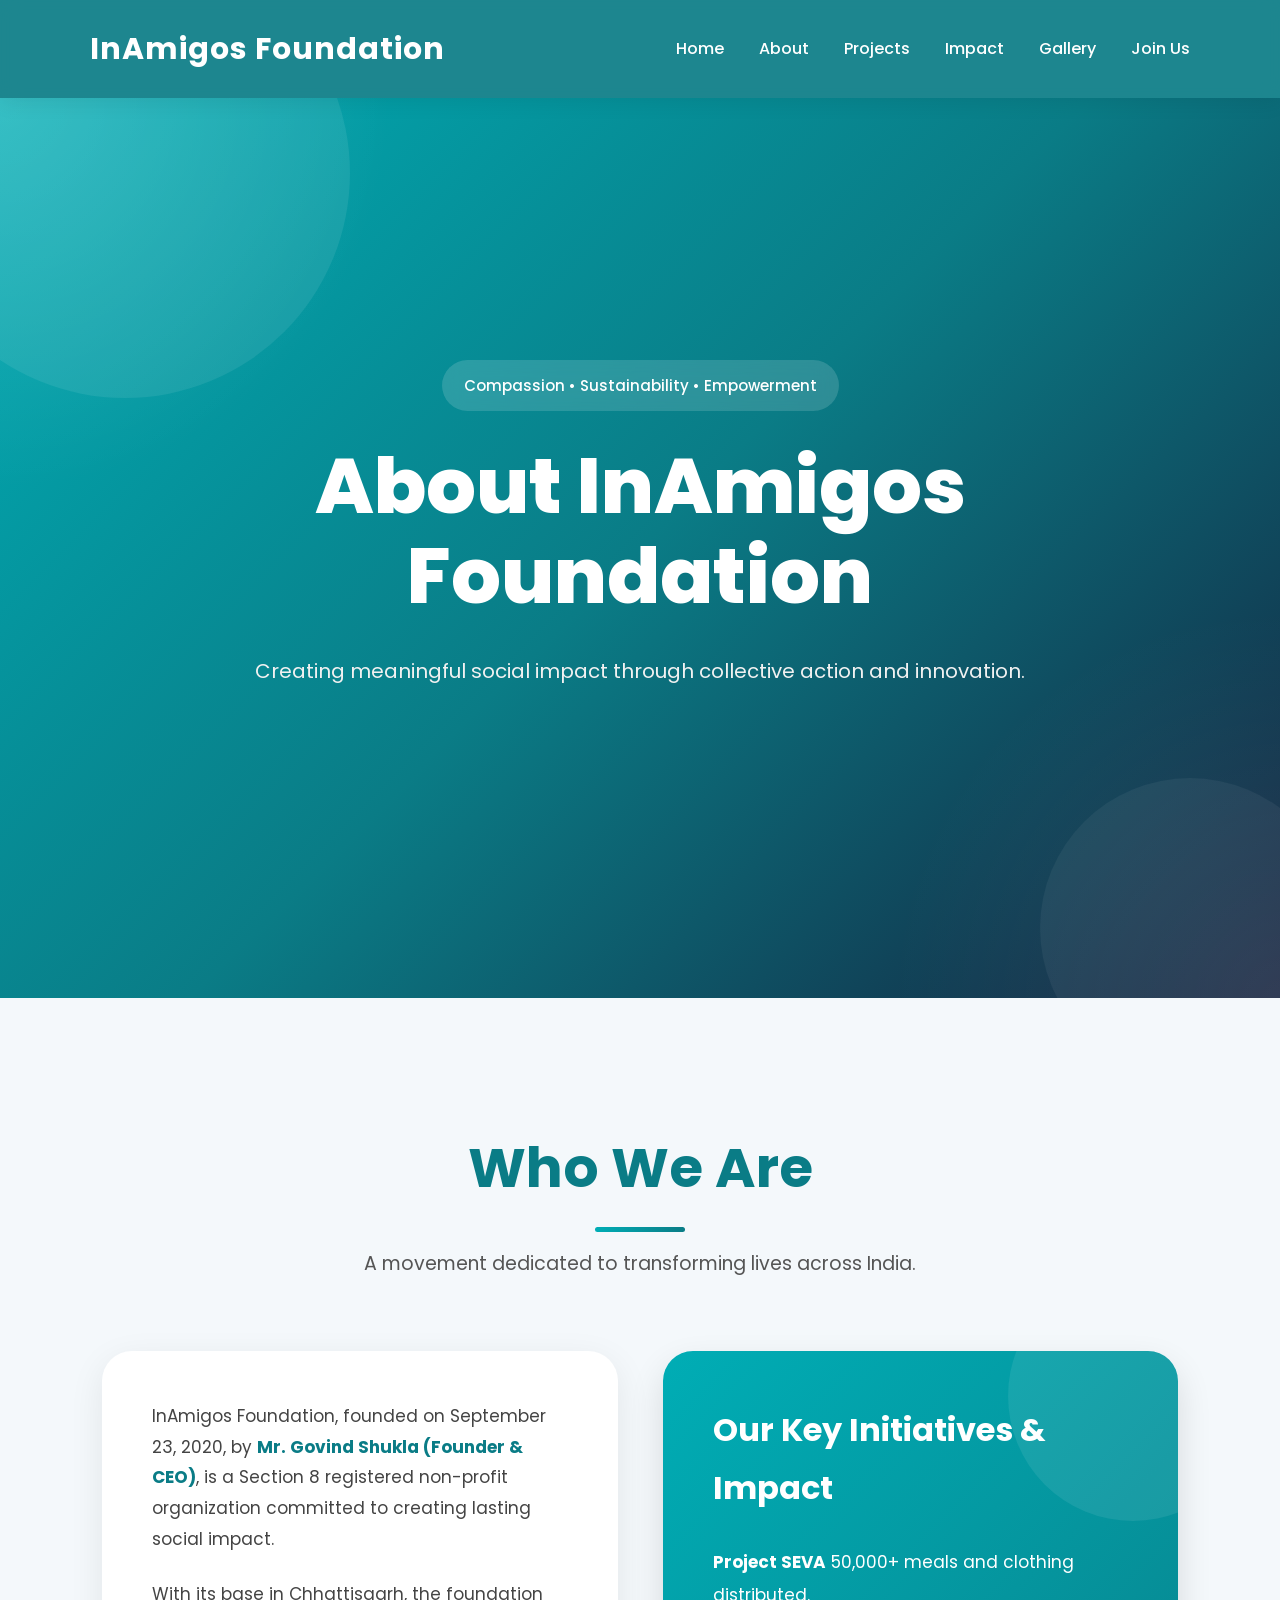
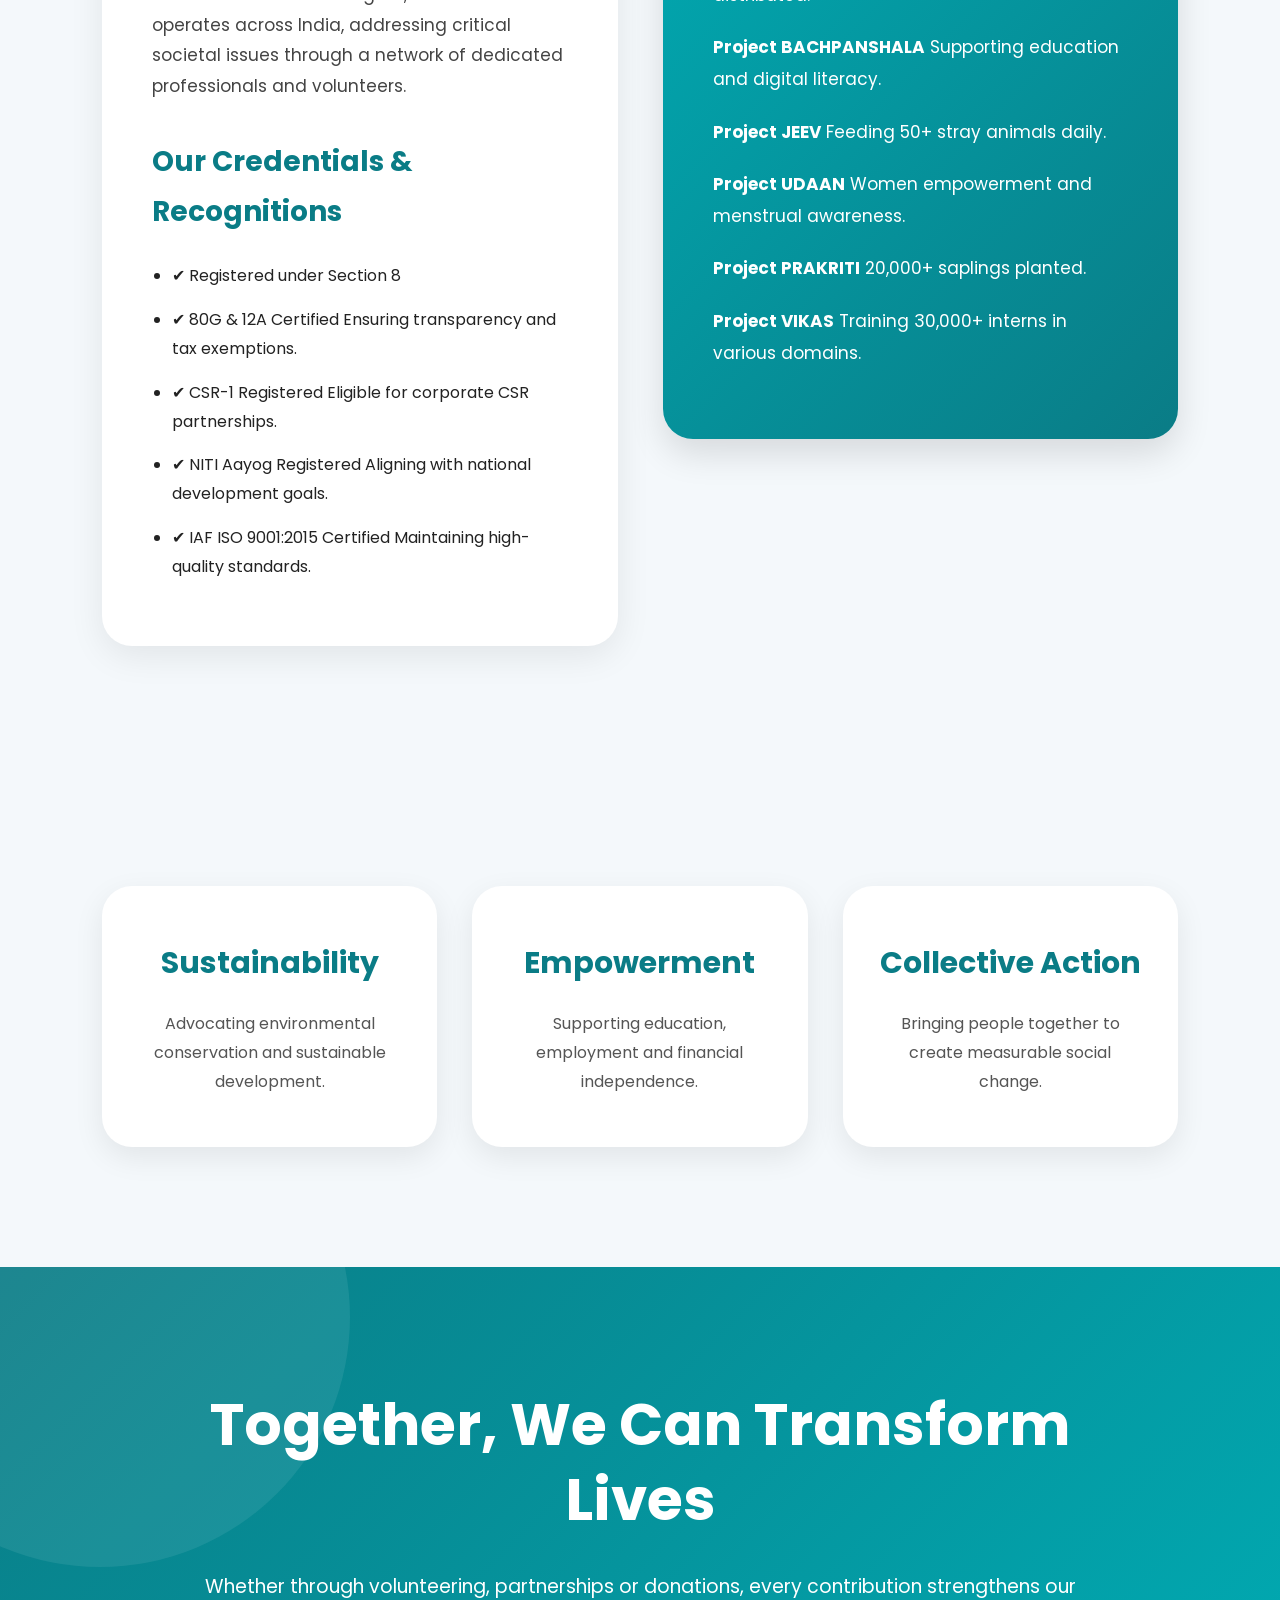
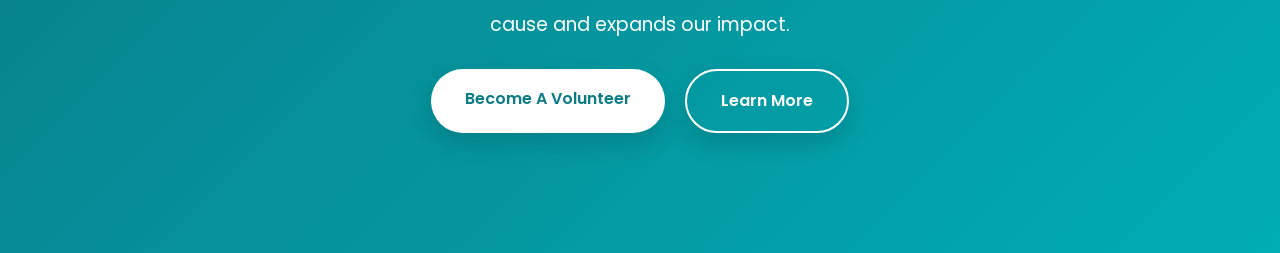
<file: Task1/about.html>
<!DOCTYPE html>
<html lang="en">

<head>

    <meta charset="UTF-8">

    <meta name="viewport"
        content="width=device-width, initial-scale=1.0">

    <title>About Us | InAmigos Foundation</title>

    <link rel="stylesheet" href="style.css">

</head>

<body>

    <!-- NAVBAR -->

    <nav>

        <div class="logo">
            InAmigos Foundation
        </div>

        <ul>

            <li><a href="index.html">Home</a></li>

            <li><a href="about.html">About</a></li>

            <li><a href="projects.html">Projects</a></li>

            <li><a href="impact.html">Impact</a></li>

            <li><a href="gallery.html">Gallery</a></li>

            <li><a href="contact.html">Join Us</a></li>

        </ul>

    </nav>

    <!-- HERO -->

    <section class="small-hero">

        <div class="hero-content">

            <span class="tagline">
                Compassion • Sustainability • Empowerment
            </span>

            <h1>
                About InAmigos Foundation
            </h1>

            <p>

                Creating meaningful social impact
                through collective action and innovation.

            </p>

        </div>

    </section>

    <!-- ABOUT CONTENT -->

    <section class="glass-section">

        <div class="section-title">

            <h2>Who We Are</h2>

            <p>

                A movement dedicated to transforming lives across India.

            </p>

        </div>

        <div class="dynamic-content">

            <div class="dynamic-text">

                <p>

                    InAmigos Foundation, founded on September 23, 2020,
                    by <strong>Mr. Govind Shukla (Founder & CEO)</strong>,
                    is a Section 8 registered non-profit organization
                    committed to creating lasting social impact.

                </p>

                <p>

                    With its base in Chhattisgarh,
                    the foundation operates across India,
                    addressing critical societal issues through
                    a network of dedicated professionals and volunteers.

                </p>

                <h3> Our Credentials & Recognitions</h3>

                <ul>

                    <li>✔ Registered under Section 8</li>

                    <li>
                        ✔ 80G & 12A Certified 
                        Ensuring transparency and tax exemptions.
                    </li>

                    <li>
                        ✔ CSR-1 Registered 
                        Eligible for corporate CSR partnerships.
                    </li>

                    <li>
                        ✔ NITI Aayog Registered 
                        Aligning with national development goals.
                    </li>

                    <li>
                        ✔ IAF ISO 9001:2015 Certified 
                        Maintaining high-quality standards.
                    </li>

                </ul>

            </div>

            <div class="info-card">

                <h3> Our Key Initiatives & Impact</h3>

                <ul>

                    <li>
                        <strong>Project SEVA</strong> 
                        50,000+ meals and clothing distributed.
                    </li>

                    <li>
                         <strong>Project BACHPANSHALA</strong> 
                        Supporting education and digital literacy.
                    </li>

                    <li>
                        <strong>Project JEEV</strong> 
                        Feeding 50+ stray animals daily.
                    </li>

                    <li>
                         <strong>Project UDAAN</strong> 
                        Women empowerment and menstrual awareness.
                    </li>

                    <li>
                        <strong>Project PRAKRITI</strong> 
                        20,000+ saplings planted.
                    </li>

                    <li>
                         <strong>Project VIKAS</strong> 
                        Training 30,000+ interns in various domains.
                    </li>

                </ul>

            </div>

        </div>

    </section>

    <!-- VALUES SECTION -->

    <section class="values-section">

        <div class="value-card">

            <h2> Sustainability</h2>

            <p>

                Advocating environmental conservation
                and sustainable development.

            </p>

        </div>

        <div class="value-card">

            <h2> Empowerment</h2>

            <p>

                Supporting education, employment
                and financial independence.

            </p>

        </div>

        <div class="value-card">

            <h2> Collective Action</h2>

            <p>

                Bringing people together
                to create measurable social change.

            </p>

        </div>

    </section>

    <!-- FINAL CTA -->

    <section class="cta-section">

        <div class="cta-box">

            <h2>
                Together, We Can Transform Lives 
            </h2>

            <p>

                Whether through volunteering,
                partnerships or donations,
                every contribution strengthens our cause
                and expands our impact.

            </p>

            <div class="cta-buttons">

                <a href="contact.html" class="btn">
                    Become A Volunteer
                </a>

                <a href="https://inamigosfoundation.org.in/"
                    target="_blank"
                    class="btn secondary-btn">

                    Learn More

                </a>

            </div>

        </div>

    </section>

</body>

</html>
</file>
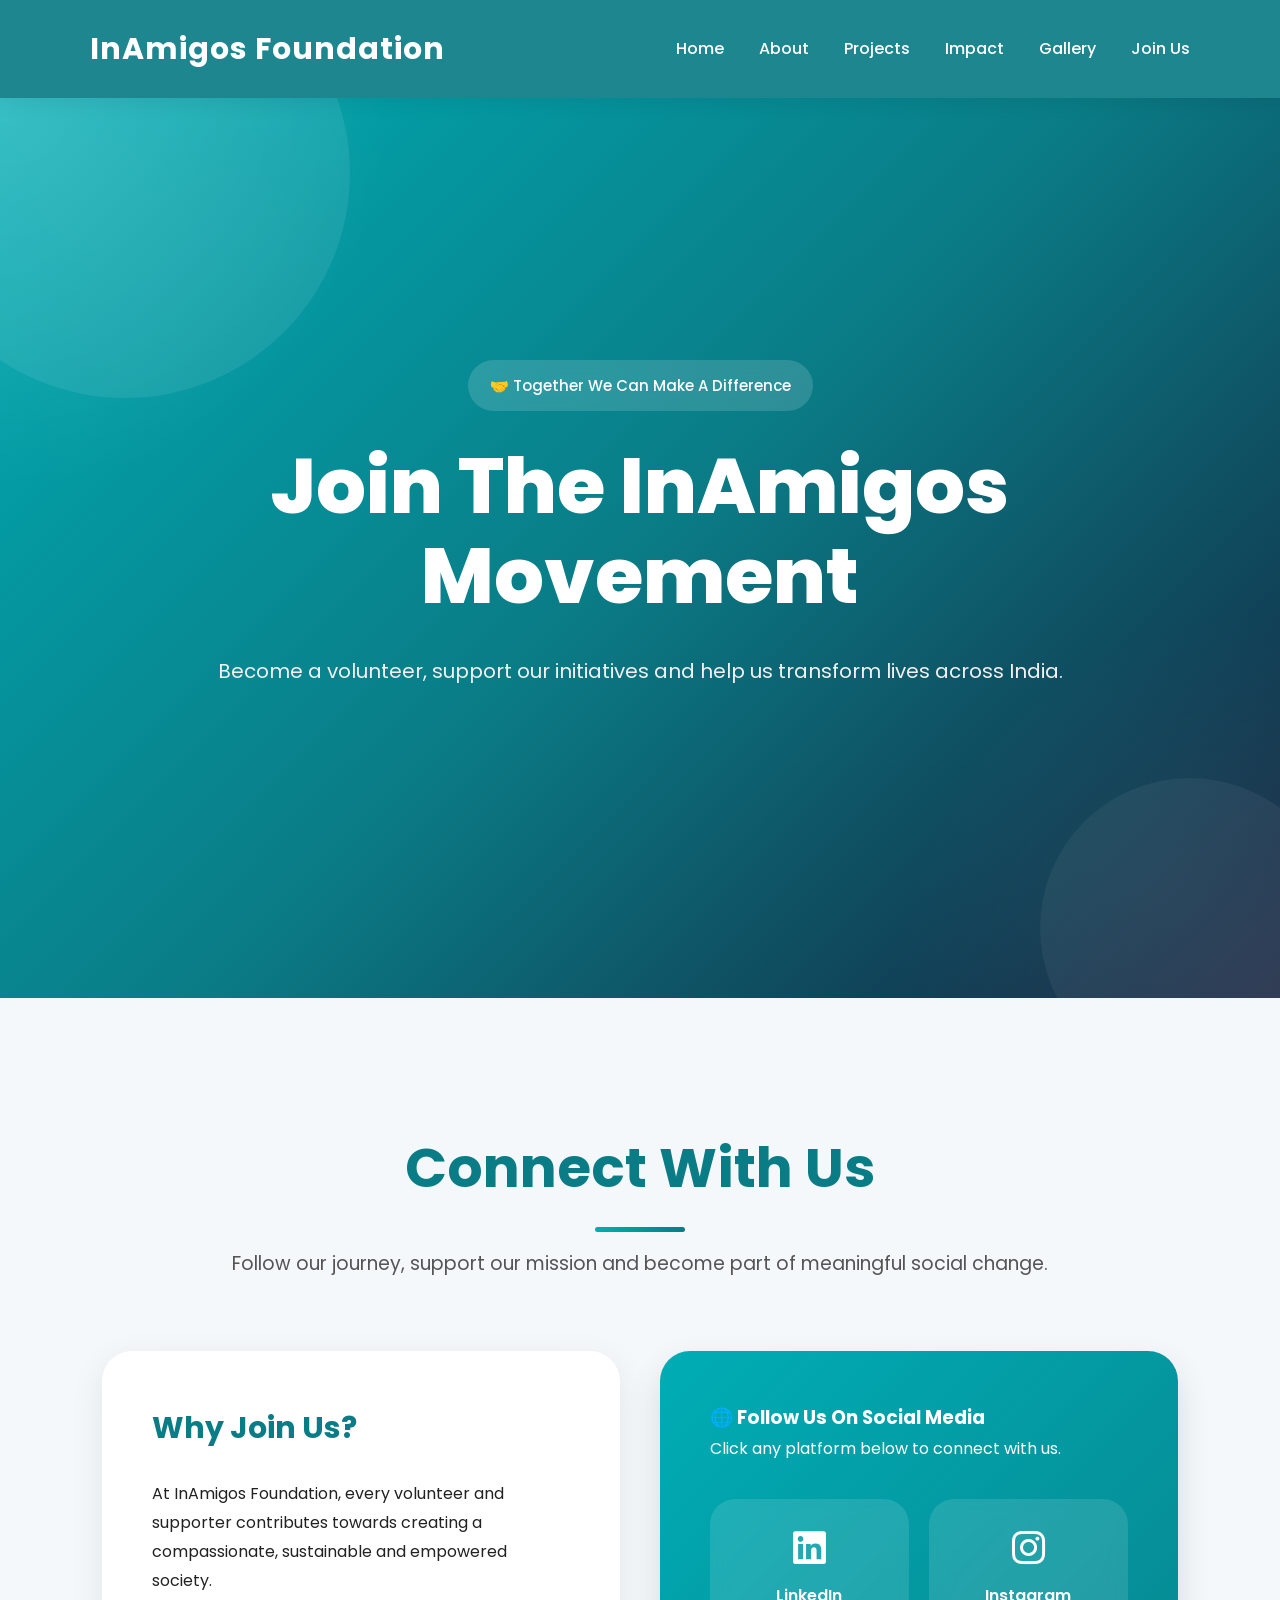
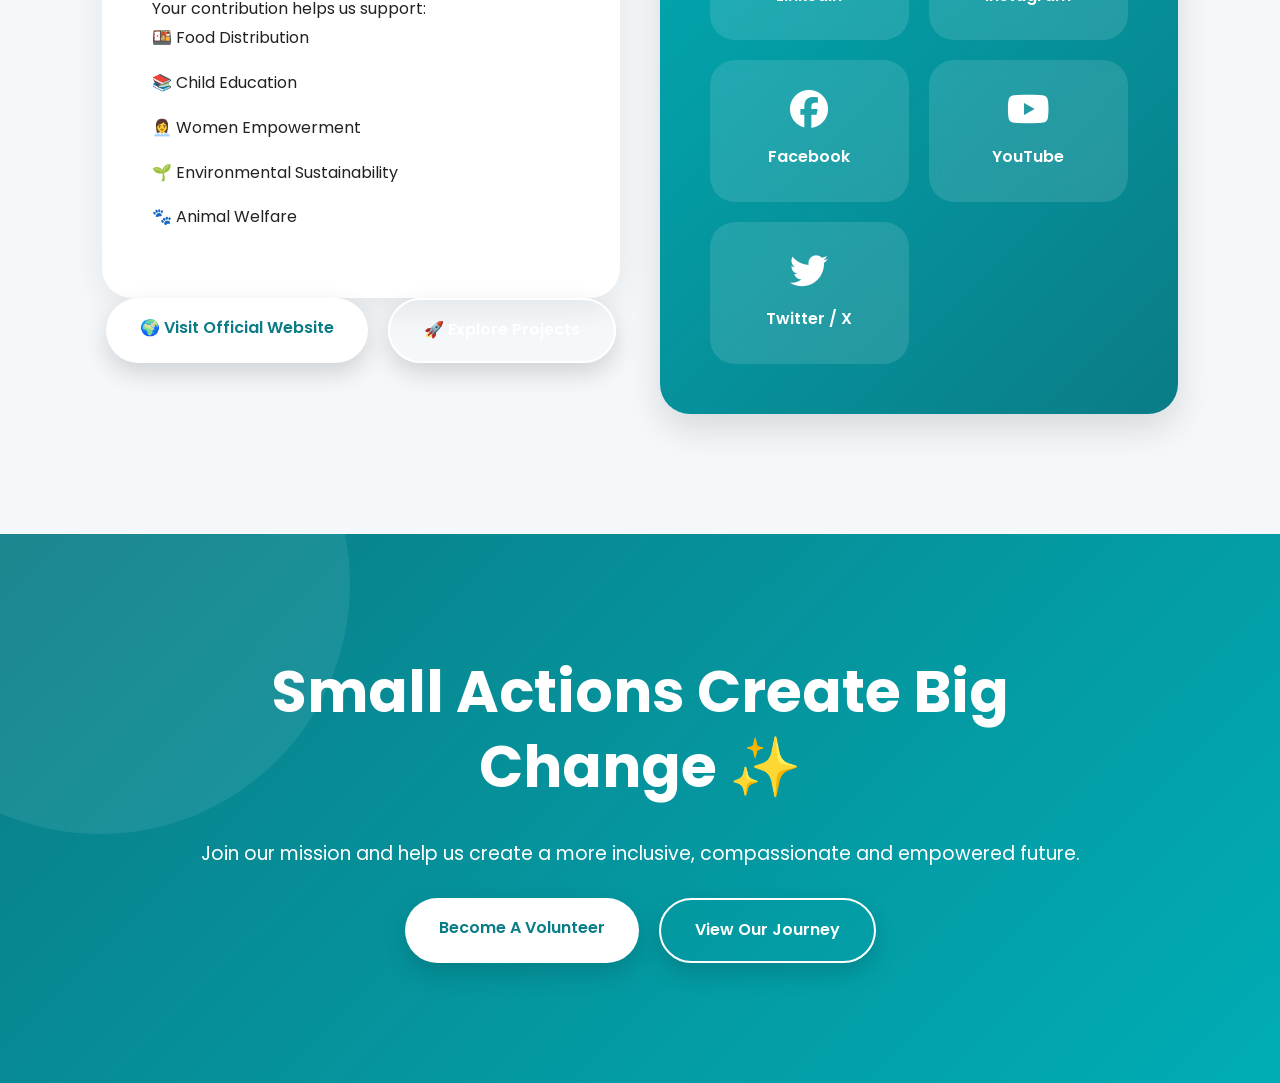
<file: Task1/contact.html>
<!DOCTYPE html>
<html lang="en">

<head>

    <meta charset="UTF-8">

    <meta name="viewport"
        content="width=device-width, initial-scale=1.0">

    <title>Join Us | InAmigos Foundation</title>

    <link rel="stylesheet" href="style.css">

    <!-- FONT AWESOME -->

    <link rel="stylesheet"
    href="https://cdnjs.cloudflare.com/ajax/libs/font-awesome/6.5.1/css/all.min.css">

</head>

<body>

    <!-- NAVBAR -->

    <nav>

        <div class="logo">
            InAmigos Foundation
        </div>

        <ul>

            <li><a href="index.html">Home</a></li>

            <li><a href="about.html">About</a></li>

            <li><a href="projects.html">Projects</a></li>

            <li><a href="impact.html">Impact</a></li>

            <li><a href="gallery.html">Gallery</a></li>

            <li><a href="contact.html">Join Us</a></li>

        </ul>

    </nav>

    <!-- HERO SECTION -->

    <section class="small-hero">

        <div class="hero-content">

            <span class="tagline">
                🤝 Together We Can Make A Difference
            </span>

            <h1>
                Join The InAmigos Movement
            </h1>

            <p>

                Become a volunteer, support our initiatives
                and help us transform lives across India.

            </p>

        </div>

    </section>

    <!-- MAIN CONTACT SECTION -->

    <section class="glass-section">

        <div class="section-title">

            <h2>Connect With Us</h2>

            <p>

                Follow our journey, support our mission
                and become part of meaningful social change.

            </p>

        </div>

        <div class="contact-container">

            <!-- LEFT CONTENT -->

            <div class="contact-left">

                <div class="contact-card">

                    <h3> Why Join Us?</h3>

                    <p>

                        At InAmigos Foundation,
                        every volunteer and supporter
                        contributes towards creating
                        a compassionate, sustainable
                        and empowered society.

                    </p>

                    <p>

                        Your contribution helps us support:
                    </p>

                    <ul>

                        <li>🍱 Food Distribution</li>

                        <li>📚 Child Education</li>

                        <li>👩‍💼 Women Empowerment</li>

                        <li>🌱 Environmental Sustainability</li>

                        <li>🐾 Animal Welfare</li>

                    </ul>

                </div>

                <!-- CTA BUTTONS -->

                <div class="hero-buttons">

                    <a href="https://inamigosfoundation.org.in/"
                        target="_blank"
                        class="btn">

                        🌍 Visit Official Website

                    </a>

                    <a href="projects.html"
                        class="btn secondary-btn">

                        🚀 Explore Projects

                    </a>

                </div>

            </div>

            <!-- RIGHT CONTENT -->

            <div class="contact-right">

                <div class="social-card">

                    <h3>🌐 Follow Us On Social Media</h3>

                    <p>

                        Click any platform below to connect with us.

                    </p>

                    <!-- SOCIAL ICONS -->

                    <div class="social-grid">

                        <!-- LINKEDIN -->

                        <a href="https://www.linkedin.com/company/inamigos-foundation/"
                            target="_blank"
                            class="social-box linkedin">

                            <i class="fab fa-linkedin"></i>

                            <span>LinkedIn</span>

                        </a>

                        <!-- INSTAGRAM -->

                        <a href="https://instagram.com/inamigos?utm_medium=copy_link"
                            target="_blank"
                            class="social-box instagram">

                            <i class="fab fa-instagram"></i>

                            <span>Instagram</span>

                        </a>

                        <!-- FACEBOOK -->

                        <a href="https://www.facebook.com/109800320841732/posts/289306342891128/"
                            target="_blank"
                            class="social-box facebook">

                            <i class="fab fa-facebook"></i>

                            <span>Facebook</span>

                        </a>

                        <!-- YOUTUBE -->

                        <a href="https://youtube.com/@inamigosfoundation4296"
                            target="_blank"
                            class="social-box youtube">

                            <i class="fab fa-youtube"></i>

                            <span>YouTube</span>

                        </a>

                        <!-- TWITTER -->

                        <a href="https://twitter.com/InamigosF?s=08"
                            target="_blank"
                            class="social-box twitter">

                            <i class="fab fa-twitter"></i>

                            <span>Twitter / X</span>

                        </a>

                    </div>

                </div>

            </div>

        </div>

    </section>

    <!-- FINAL CTA -->

    <section class="cta-section">

        <div class="cta-box">

            <h2>
                Small Actions Create Big Change ✨
            </h2>

            <p>

                Join our mission and help us create
                a more inclusive, compassionate
                and empowered future.

            </p>

            <div class="cta-buttons">

                <a href="https://inamigosfoundation.org.in/"
                    target="_blank"
                    class="btn">

                    Become A Volunteer

                </a>

                <a href="gallery.html"
                    class="btn secondary-btn">

                    View Our Journey

                </a>

            </div>

        </div>

    </section>

</body>

</html>
</file>
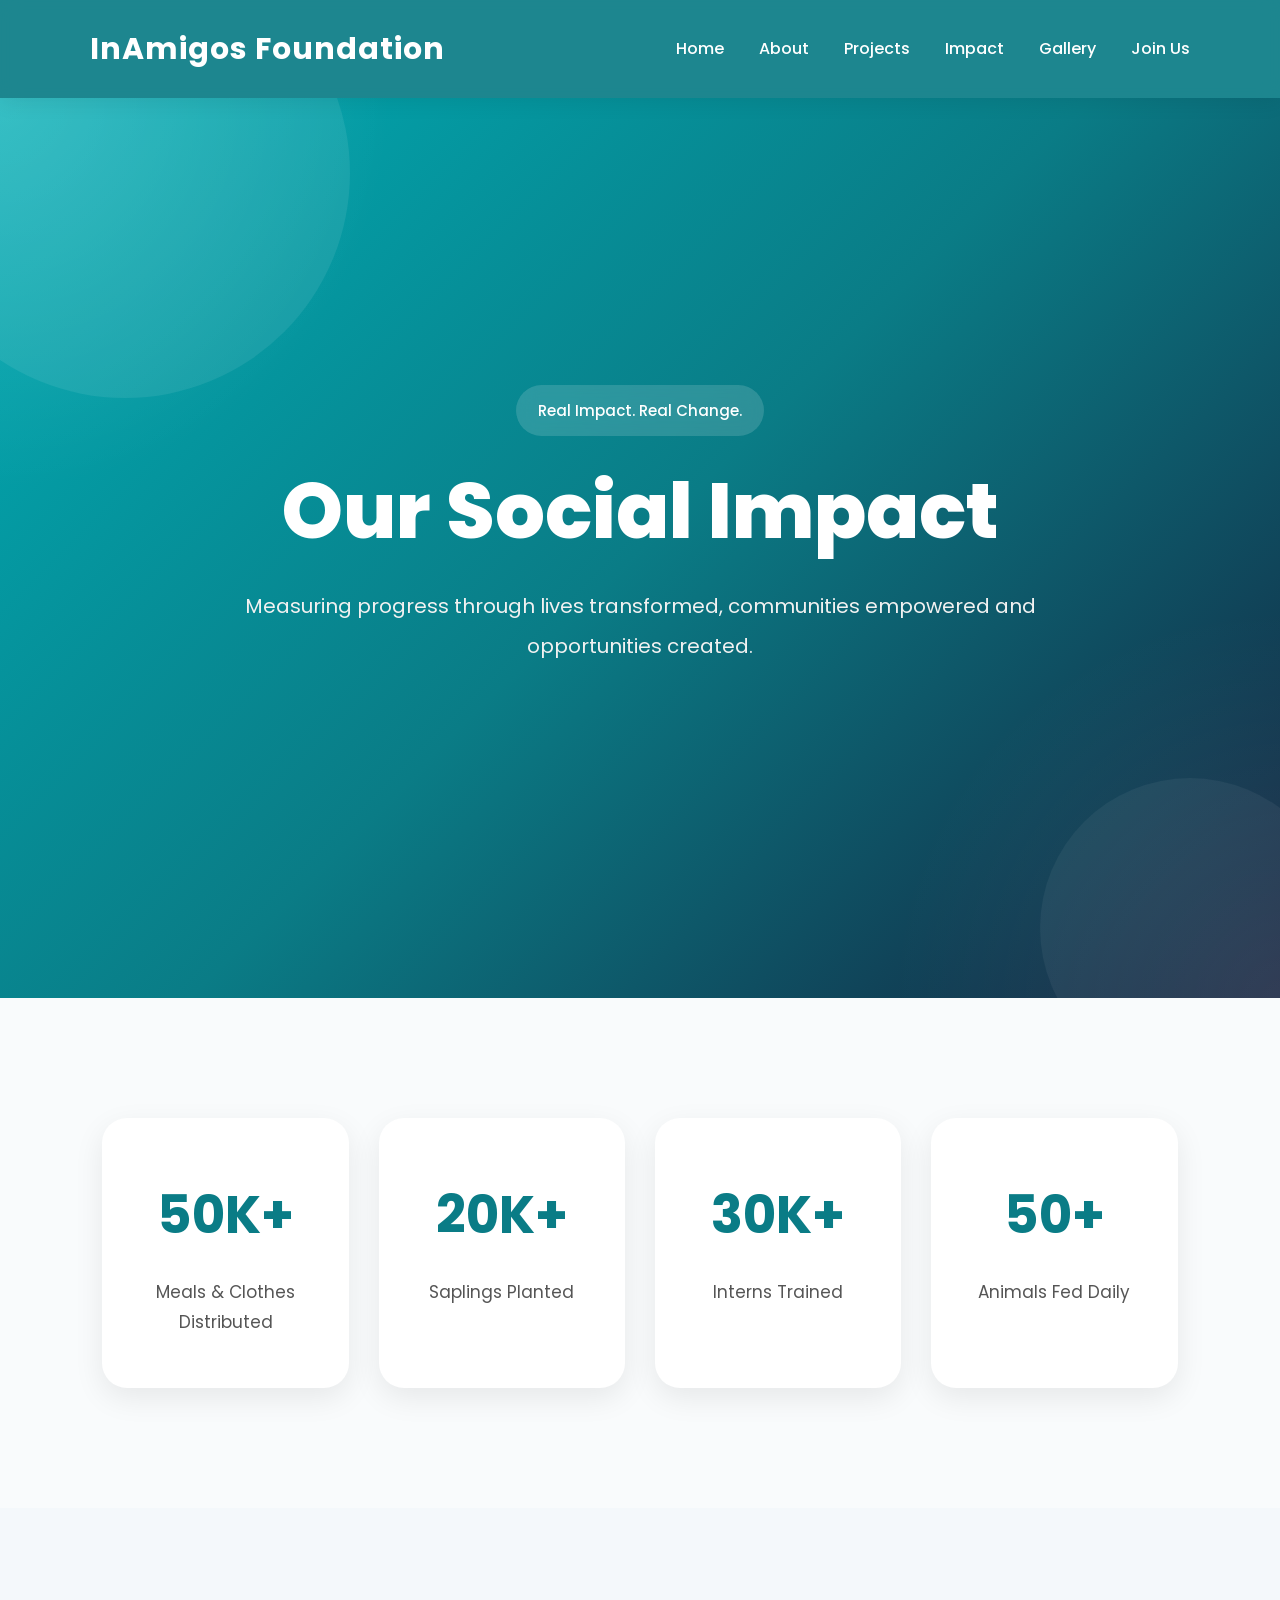
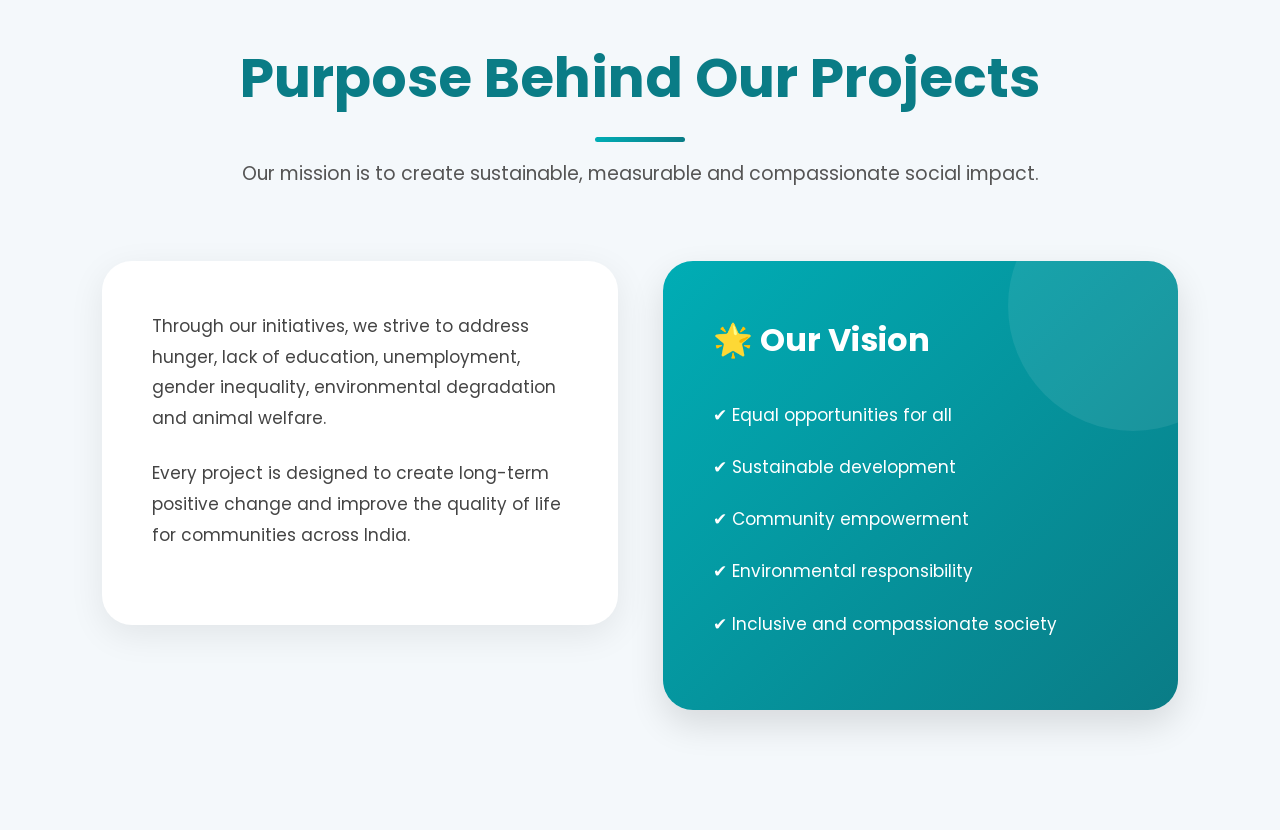
<file: Task1/impact.html>
<!DOCTYPE html>
<html lang="en">

<head>

    <meta charset="UTF-8">

    <meta name="viewport"
        content="width=device-width, initial-scale=1.0">

    <title>Impact | InAmigos Foundation</title>

    <link rel="stylesheet" href="style.css">

</head>

<body>

    <!-- NAVBAR -->

    <nav>

        <div class="logo">
            InAmigos Foundation
        </div>

        <ul>

            <li><a href="index.html">Home</a></li>

            <li><a href="about.html">About</a></li>

            <li><a href="projects.html">Projects</a></li>

            <li><a href="impact.html">Impact</a></li>

            <li><a href="gallery.html">Gallery</a></li>

            <li><a href="contact.html">Join Us</a></li>

        </ul>

    </nav>

    <!-- HERO -->

    <section class="small-hero">

        <div class="hero-content">

            <span class="tagline">
                 Real Impact. Real Change.
            </span>

            <h1>
                Our Social Impact
            </h1>

            <p>

                Measuring progress through lives transformed,
                communities empowered and opportunities created.

            </p>

        </div>

    </section>

    <!-- IMPACT SECTION -->

    <section class="stats-section">

        <div class="stat-card">

            <h2>50K+</h2>

            <p>Meals & Clothes Distributed</p>

        </div>

        <div class="stat-card">

            <h2>20K+</h2>

            <p>Saplings Planted</p>

        </div>

        <div class="stat-card">

            <h2>30K+</h2>

            <p>Interns Trained</p>

        </div>

        <div class="stat-card">

            <h2>50+</h2>

            <p>Animals Fed Daily</p>

        </div>

    </section>

    <!-- EXTRA SECTION -->

    <section class="glass-section">

        <div class="section-title">

            <h2>Purpose Behind Our Projects</h2>

            <p>

                Our mission is to create sustainable,
                measurable and compassionate social impact.

            </p>

        </div>

        <div class="dynamic-content">

            <div class="dynamic-text">

                <p>

                    Through our initiatives,
                    we strive to address hunger,
                    lack of education,
                    unemployment,
                    gender inequality,
                    environmental degradation and animal welfare.

                </p>

                <p>

                    Every project is designed
                    to create long-term positive change
                    and improve the quality of life
                    for communities across India.

                </p>

            </div>

            <div class="info-card">

                <h3>🌟 Our Vision</h3>

                <ul>

                    <li>✔ Equal opportunities for all</li>

                    <li>✔ Sustainable development</li>

                    <li>✔ Community empowerment</li>

                    <li>✔ Environmental responsibility</li>

                    <li>✔ Inclusive and compassionate society</li>

                </ul>

            </div>

        </div>

    </section>

</body>

</html>
</file>
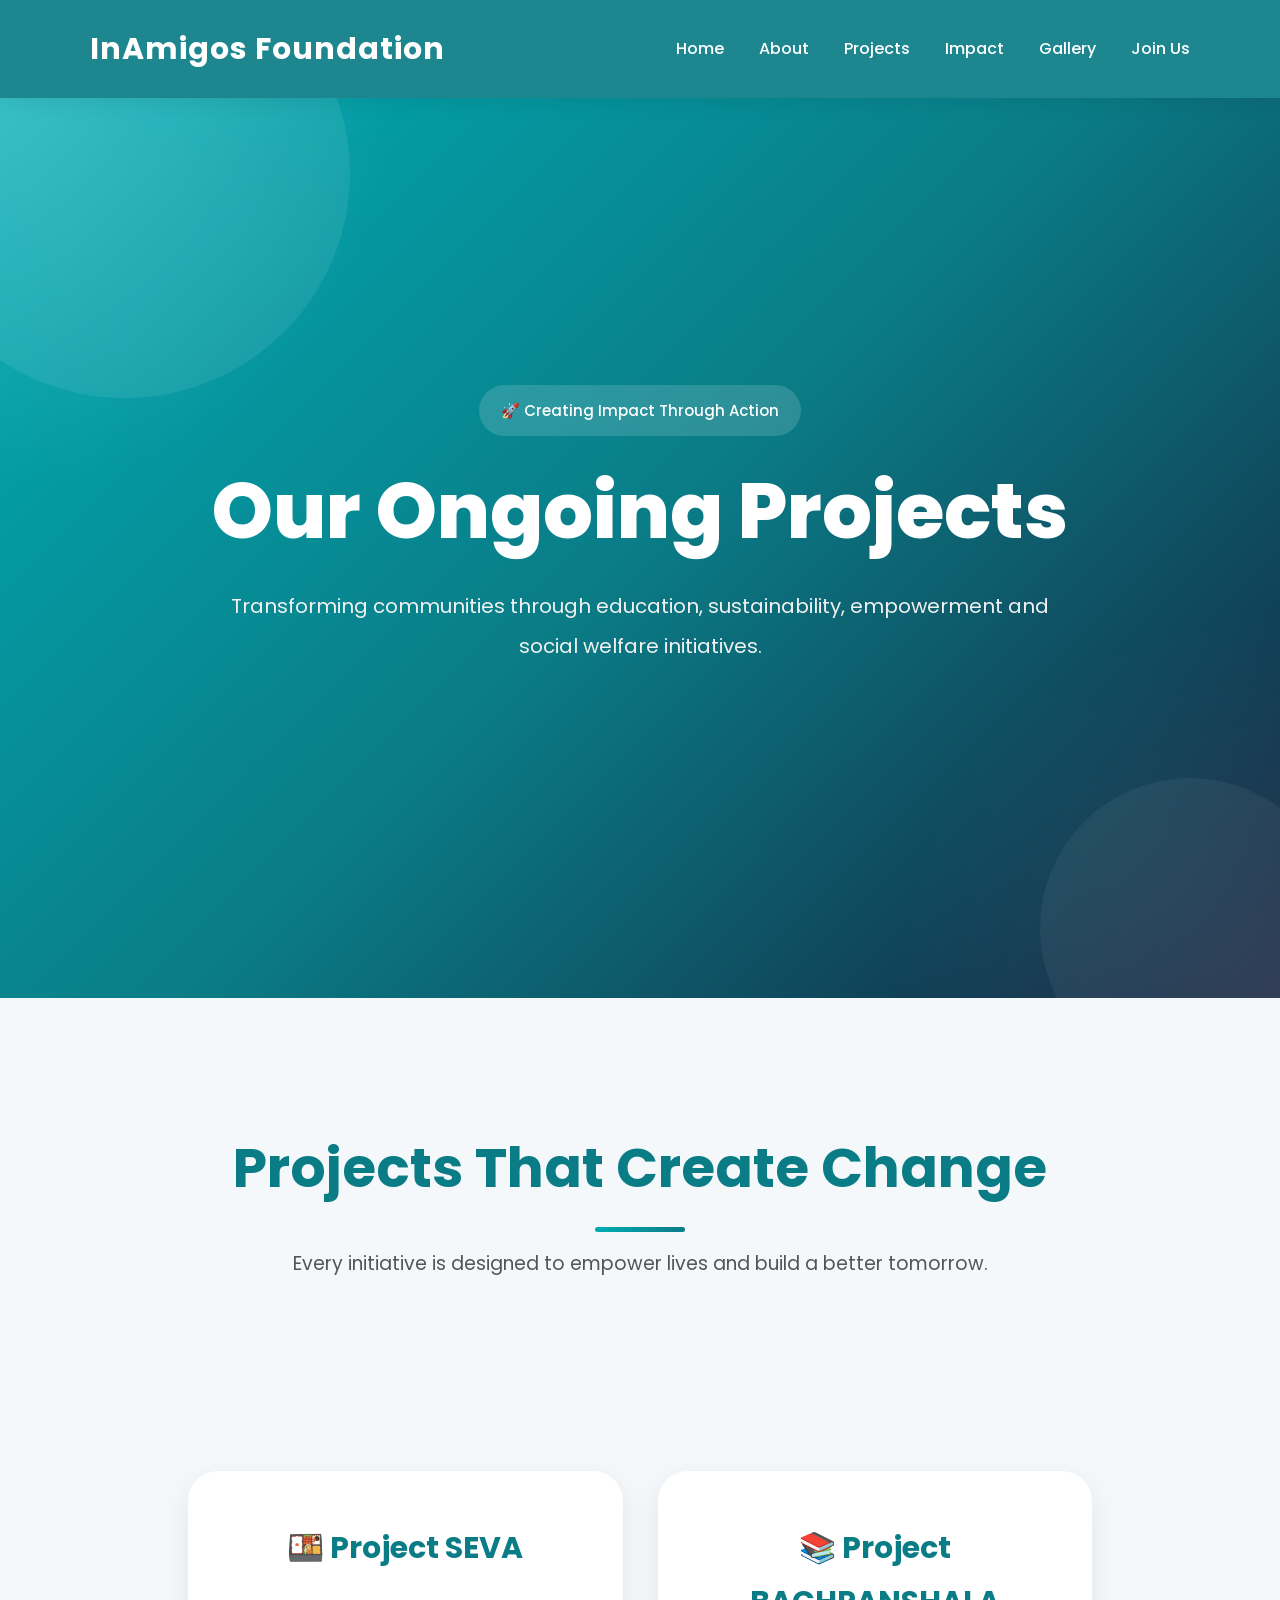
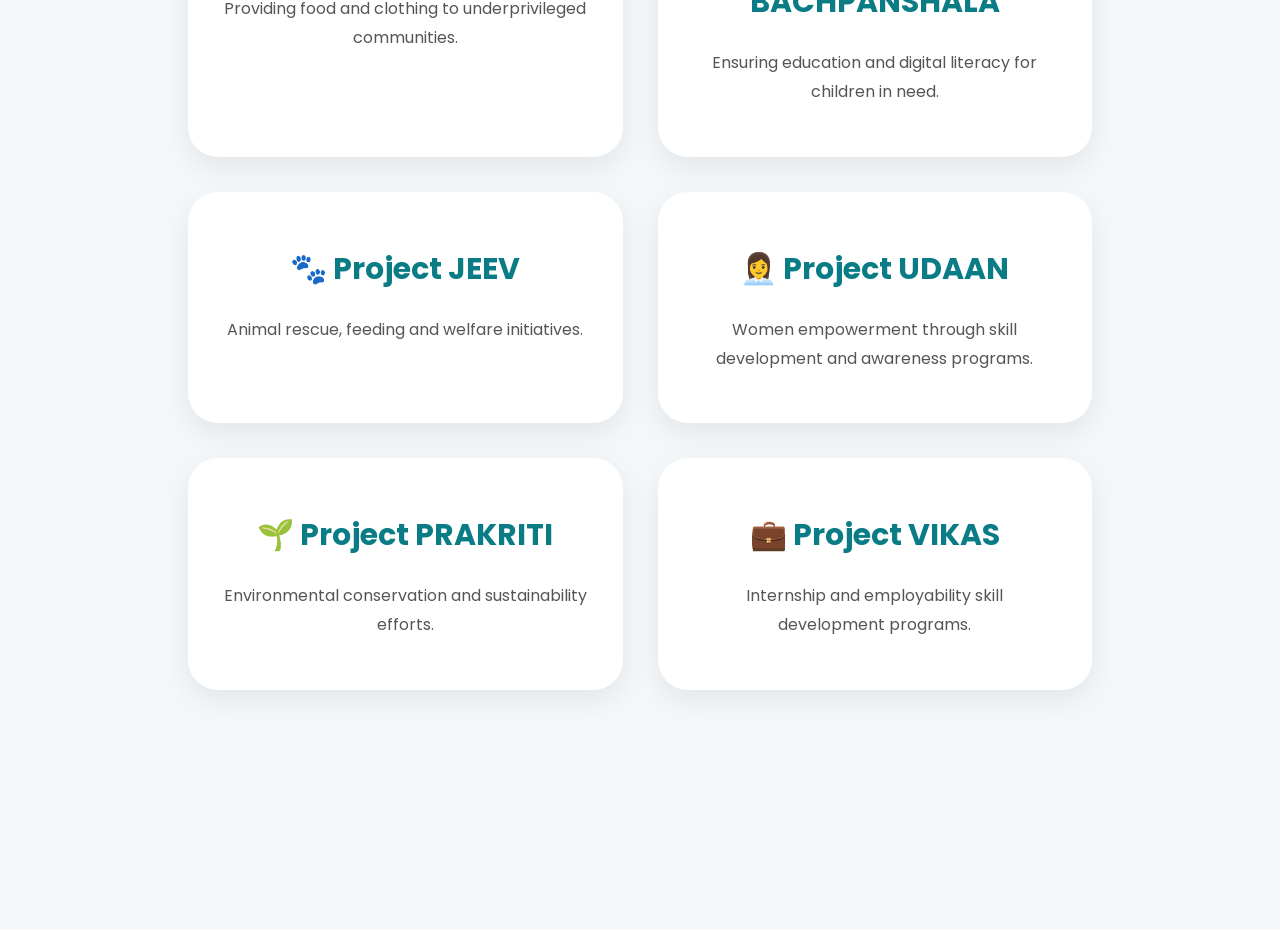
<file: Task1/projects.html>
<!DOCTYPE html>
<html lang="en">

<head>

    <meta charset="UTF-8">

    <meta name="viewport"
        content="width=device-width, initial-scale=1.0">

    <title>Projects | InAmigos Foundation</title>

    <link rel="stylesheet" href="style.css">

</head>

<body>

    <!-- NAVBAR -->

    <nav>

        <div class="logo">
            InAmigos Foundation
        </div>

        <ul>

            <li><a href="index.html">Home</a></li>

            <li><a href="about.html">About</a></li>

            <li><a href="projects.html">Projects</a></li>

            <li><a href="impact.html">Impact</a></li>

            <li><a href="gallery.html">Gallery</a></li>

            <li><a href="contact.html">Join Us</a></li>

        </ul>

    </nav>

    <!-- HERO -->

    <section class="small-hero">

        <div class="hero-content">

            <span class="tagline">
                🚀 Creating Impact Through Action
            </span>

            <h1>
                Our Ongoing Projects
            </h1>

            <p>

                Transforming communities through education,
                sustainability, empowerment and social welfare initiatives.

            </p>

        </div>

    </section>

    <!-- PROJECTS SECTION -->

    <section class="glass-section">

        <div class="section-title">

            <h2>Projects That Create Change</h2>

            <p>

                Every initiative is designed to empower lives
                and build a better tomorrow.

            </p>

        </div>

        <div class="values-section">

            <div class="value-card">

                <h2>🍱 Project SEVA</h2>

                <p>

                    Providing food and clothing
                    to underprivileged communities.

                </p>

            </div>

            <div class="value-card">

                <h2>📚 Project BACHPANSHALA</h2>

                <p>

                    Ensuring education and digital literacy
                    for children in need.

                </p>

            </div>

            <div class="value-card">

                <h2>🐾 Project JEEV</h2>

                <p>

                    Animal rescue, feeding and welfare initiatives.

                </p>

            </div>

            <div class="value-card">

                <h2>👩‍💼 Project UDAAN</h2>

                <p>

                    Women empowerment through skill development
                    and awareness programs.

                </p>

            </div>

            <div class="value-card">

                <h2>🌱 Project PRAKRITI</h2>

                <p>

                    Environmental conservation and sustainability efforts.

                </p>

            </div>

            <div class="value-card">

                <h2>💼 Project VIKAS</h2>

                <p>

                    Internship and employability skill development programs.

                </p>

            </div>

        </div>

    </section>

</body>

</html>
</file>
<file: Task1/style.css>
/* =========================
   GOOGLE FONT
========================= */

@import url('https://fonts.googleapis.com/css2?family=Poppins:wght@300;400;500;600;700;800&display=swap');

/* =========================
   RESET
========================= */

*{
    margin:0;
    padding:0;
    box-sizing:border-box;
    scroll-behavior:smooth;
}

body{
    font-family:'Poppins', sans-serif;
    background:#f4f8fb;
    color:#222;
    overflow-x:hidden;
    line-height:1.8;
}

/* =========================
   SCROLLBAR
========================= */

::-webkit-scrollbar{
    width:10px;
}

::-webkit-scrollbar-track{
    background:#e9ecef;
}

::-webkit-scrollbar-thumb{
    background:linear-gradient(#00adb5,#0a7c86);
    border-radius:20px;
}

/* =========================
   NAVBAR
========================= */

nav{
    width:100%;
    padding:22px 7%;
    display:flex;
    justify-content:space-between;
    align-items:center;

    background:rgba(10,124,134,0.92);
    backdrop-filter:blur(10px);

    position:sticky;
    top:0;
    z-index:999;

    box-shadow:0 4px 20px rgba(0,0,0,0.08);
}

.logo{
    color:white;
    font-size:30px;
    font-weight:700;
    letter-spacing:1px;
}

nav ul{
    display:flex;
    list-style:none;
}

nav ul li{
    margin-left:35px;
}

nav ul li a{
    color:white;
    text-decoration:none;
    font-size:16px;
    font-weight:500;
    position:relative;
    transition:0.3s ease;
}

nav ul li a::after{
    content:'';
    position:absolute;
    width:0%;
    height:2px;
    background:white;
    left:0;
    bottom:-6px;
    transition:0.3s;
}

nav ul li a:hover::after{
    width:100%;
}

/* =========================
   HERO SECTION
========================= */

.hero,
.small-hero{

    width:100%;
    min-height:100vh;

    display:flex;
    justify-content:center;
    align-items:center;

    position:relative;
    overflow:hidden;

    padding:120px 7%;

    background:
    radial-gradient(circle at top left,
    rgba(255,255,255,0.15),
    transparent 25%),

    radial-gradient(circle at bottom right,
    rgba(255,255,255,0.08),
    transparent 25%),

    linear-gradient(
    135deg,
    #00adb5,
    #0a7c86,
    #14213d);

}

/* =========================
   FLOATING SHAPES
========================= */

.hero::before,
.small-hero::before{

    content:'';
    position:absolute;

    width:450px;
    height:450px;

    background:rgba(255,255,255,0.08);

    border-radius:50%;

    top:-150px;
    left:-100px;

}

.hero::after,
.small-hero::after{

    content:'';
    position:absolute;

    width:300px;
    height:300px;

    background:rgba(255,255,255,0.05);

    border-radius:50%;

    bottom:-80px;
    right:-60px;

}

/* =========================
   HERO CONTENT
========================= */

.hero-content{
    max-width:1000px;
    text-align:center;
    color:white;
    position:relative;
    z-index:2;
}

.tagline{
    display:inline-block;

    background:rgba(255,255,255,0.15);

    backdrop-filter:blur(10px);

    padding:12px 22px;

    border-radius:50px;

    margin-bottom:30px;

    font-size:15px;
    font-weight:500;
}

.hero-content h1{

    font-size:78px;
    font-weight:800;

    line-height:1.15;

    margin-bottom:30px;

}

.hero-content p{

    font-size:20px;
    line-height:2;

    max-width:850px;

    margin:auto;
    margin-bottom:45px;

    color:#f1f1f1;

}

/* =========================
   BUTTONS
========================= */

.hero-buttons,
.cta-buttons{

    display:flex;
    justify-content:center;
    gap:20px;
    flex-wrap:wrap;

}

.btn{

    display:inline-block;

    padding:16px 34px;

    border-radius:50px;

    text-decoration:none;

    font-weight:600;

    transition:0.4s ease;

    background:white;

    color:#0a7c86;

    box-shadow:0 10px 25px rgba(0,0,0,0.15);

}

.btn:hover{

    transform:translateY(-5px);

    box-shadow:0 14px 30px rgba(0,0,0,0.2);

}

.secondary-btn{

    background:transparent;
    border:2px solid white;
    color:white;

}

.secondary-btn:hover{

    background:white;
    color:#0a7c86;

}

/* =========================
   MAIN SECTIONS
========================= */

.glass-section,
.stats-section,
.values-section,
.cta-section{

    padding:120px 8%;

}
/* =========================
    IMAGES
========================= */
/* =========================
   HOME IMAGE
========================= */

.home-img{

    width:85%;

    max-width:1200px;

    display:block;

    margin:80px auto;

    border-radius:35px;

    object-fit:cover;

    box-shadow:
    0 20px 50px rgba(0,0,0,0.15);

    transition:0.5s ease;

    position:relative;

}

/* HOVER EFFECT */

.home-img:hover{

    transform:
    scale(1.02)
    translateY(-8px);

    box-shadow:
    0 30px 60px rgba(0,0,0,0.2);

}

/* RESPONSIVE */

@media(max-width:768px){

    .home-img{

        width:92%;

        margin:60px auto;

        border-radius:25px;

    }

}





/* =========================
   SECTION TITLES
========================= */

.section-title{
    text-align:center;
    margin-bottom:70px;
}

.section-title h2{

    font-size:55px;
    color:#0a7c86;

    margin-bottom:18px;

    position:relative;

}

.section-title h2::after{

    content:'';

    width:90px;
    height:5px;

    background:linear-gradient(
    to right,
    #00adb5,
    #0a7c86);

    position:absolute;

    left:50%;
    bottom:-15px;

    transform:translateX(-50%);

    border-radius:10px;

}

.section-title p{

    font-size:19px;
    color:#555;

    margin-top:30px;

}

/* =========================
   CONTENT LAYOUT
========================= */

.dynamic-content{

    display:grid;

    grid-template-columns:
    repeat(auto-fit,minmax(350px,1fr));

    gap:45px;

    align-items:start;

}

/* =========================
   TEXT AREA
========================= */

.dynamic-text{

    background:white;

    padding:50px;

    border-radius:30px;

    box-shadow:0 10px 35px rgba(0,0,0,0.08);

}

.dynamic-text p{

    margin-bottom:25px;

    font-size:17px;
    color:#444;

}

.dynamic-text strong{
    color:#0a7c86;
}

.dynamic-text h3{

    margin-top:35px;
    margin-bottom:25px;

    color:#0a7c86;

    font-size:28px;

}

.dynamic-text ul{
    margin-left:20px;
}

.dynamic-text ul li{

    margin-bottom:15px;

    font-size:16px;

}

/* =========================
   INFO CARD
========================= */

.info-card{

    background:
    linear-gradient(
    135deg,
    #00adb5,
    #0a7c86);

    color:white;

    padding:50px;

    border-radius:30px;

    box-shadow:0 15px 35px rgba(0,0,0,0.12);

    position:relative;

    overflow:hidden;

}

.info-card::before{

    content:'';

    position:absolute;

    width:250px;
    height:250px;

    background:rgba(255,255,255,0.08);

    border-radius:50%;

    top:-80px;
    right:-80px;

}

.info-card h3{

    font-size:32px;
    margin-bottom:30px;

    position:relative;
    z-index:2;

}

.info-card ul{

    list-style:none;

    position:relative;
    z-index:2;

}

.info-card ul li{

    margin-bottom:20px;

    line-height:1.9;

    font-size:17px;

}

/* =========================
   STATS SECTION
========================= */

.stats-section{

    display:grid;

    grid-template-columns:
    repeat(auto-fit,minmax(220px,1fr));

    gap:30px;

    background:#f9fbfc;

}

.stat-card{

    background:white;

    padding:50px 30px;

    border-radius:25px;

    text-align:center;

    box-shadow:0 10px 30px rgba(0,0,0,0.08);

    transition:0.4s;

}

.stat-card:hover{

    transform:translateY(-10px);

}

.stat-card h2{

    font-size:52px;

    color:#0a7c86;

    margin-bottom:15px;

}

.stat-card p{

    color:#555;
    font-size:17px;

}

/* =========================
   VALUES SECTION
========================= */

.values-section{

    display:grid;

    grid-template-columns:
    repeat(auto-fit,minmax(280px,1fr));

    gap:35px;

}

.value-card{

    background:white;

    padding:50px 35px;

    border-radius:30px;

    text-align:center;

    box-shadow:0 10px 30px rgba(0,0,0,0.08);

    transition:0.4s;

}

.value-card:hover{

    transform:translateY(-10px);

}

.value-card h2{

    margin-bottom:20px;

    color:#0a7c86;

    font-size:30px;

}

.value-card p{

    color:#555;
    font-size:16px;

}

/* =========================
   GALLERY
========================= */

.gallery{

    display:grid;

    grid-template-columns:
    repeat(auto-fit,minmax(300px,1fr));

    gap:30px;

}

.gallery img{

    width:100%;
    height:320px;

    object-fit:cover;

    border-radius:25px;

    transition:0.4s;

    box-shadow:0 10px 25px rgba(0,0,0,0.12);

}

.gallery img:hover{

    transform:scale(1.03);

}

/* =========================
   CTA SECTION
========================= */

.cta-section{

    background:
    linear-gradient(
    135deg,
    #0a7c86,
    #00adb5);

    color:white;

    text-align:center;

    position:relative;

    overflow:hidden;

}

.cta-section::before{

    content:'';

    position:absolute;

    width:500px;
    height:500px;

    background:rgba(255,255,255,0.08);

    border-radius:50%;

    top:-200px;
    left:-150px;

}

.cta-box{

    max-width:900px;
    margin:auto;

    position:relative;
    z-index:2;

}

.cta-box h2{

    font-size:58px;
    margin-bottom:30px;

    line-height:1.3;

}

.cta-box p{

    font-size:19px;
    line-height:2;

    margin-bottom:25px;

}

/* =========================
   CONTACT PAGE
========================= */

.contact-container{

    display:grid;

    grid-template-columns:
    repeat(auto-fit,minmax(350px,1fr));

    gap:40px;

    align-items:start;

}

.contact-card{

    background:white;

    padding:50px;

    border-radius:30px;

    box-shadow:0 10px 35px rgba(0,0,0,0.08);

}

.contact-card h3{

    color:#0a7c86;

    margin-bottom:25px;

    font-size:30px;

}

.contact-card ul{

    list-style:none;

}

.contact-card ul li{

    margin-bottom:16px;

}

/* =========================
   SOCIAL CARD
========================= */

.social-card{

    background:
    linear-gradient(
    135deg,
    #00adb5,
    #0a7c86);

    color:white;

    padding:50px;

    border-radius:30px;

    box-shadow:0 15px 35px rgba(0,0,0,0.12);

}

.social-grid{

    display:grid;

    grid-template-columns:
    repeat(auto-fit,minmax(140px,1fr));

    gap:20px;

    margin-top:35px;

}

.social-box{

    background:rgba(255,255,255,0.12);

    backdrop-filter:blur(10px);

    padding:30px 20px;

    border-radius:25px;

    text-align:center;

    text-decoration:none;

    color:white;

    transition:0.4s;

    display:flex;

    flex-direction:column;

    align-items:center;

    gap:15px;

}

.social-box:hover{

    transform:translateY(-8px);

    background:white;

}

.social-box i{

    font-size:38px;

}

.social-box span{

    font-weight:600;

}

/* BRAND COLORS */

.linkedin:hover{
    color:#0077b5;
}

.instagram:hover{
    color:#e1306c;
}

.facebook:hover{
    color:#1877f2;
}

.youtube:hover{
    color:#ff0000;
}

.twitter:hover{
    color:#000;
}

/* =========================
   RESPONSIVE DESIGN
========================= */

@media(max-width:992px){

    .hero-content h1{
        font-size:58px;
    }

    .section-title h2{
        font-size:44px;
    }

    .cta-box h2{
        font-size:46px;
    }

}

@media(max-width:768px){

    nav{

        flex-direction:column;
        padding:20px;

    }

    nav ul{

        flex-direction:column;
        margin-top:20px;
        text-align:center;

    }

    nav ul li{
        margin:12px 0;
    }

    .hero-content h1{
        font-size:42px;
    }

    .hero-content p{
        font-size:17px;
    }

    .section-title h2{
        font-size:36px;
    }

    .cta-box h2{
        font-size:36px;
    }

    .dynamic-text,
    .info-card,
    .contact-card,
    .social-card{
        padding:35px;
    }

}

@media(max-width:480px){

    .hero-content h1{
        font-size:34px;
    }

    .hero-content p{
        font-size:15px;
    }

    .btn{
        width:100%;
    }

}
</file>
